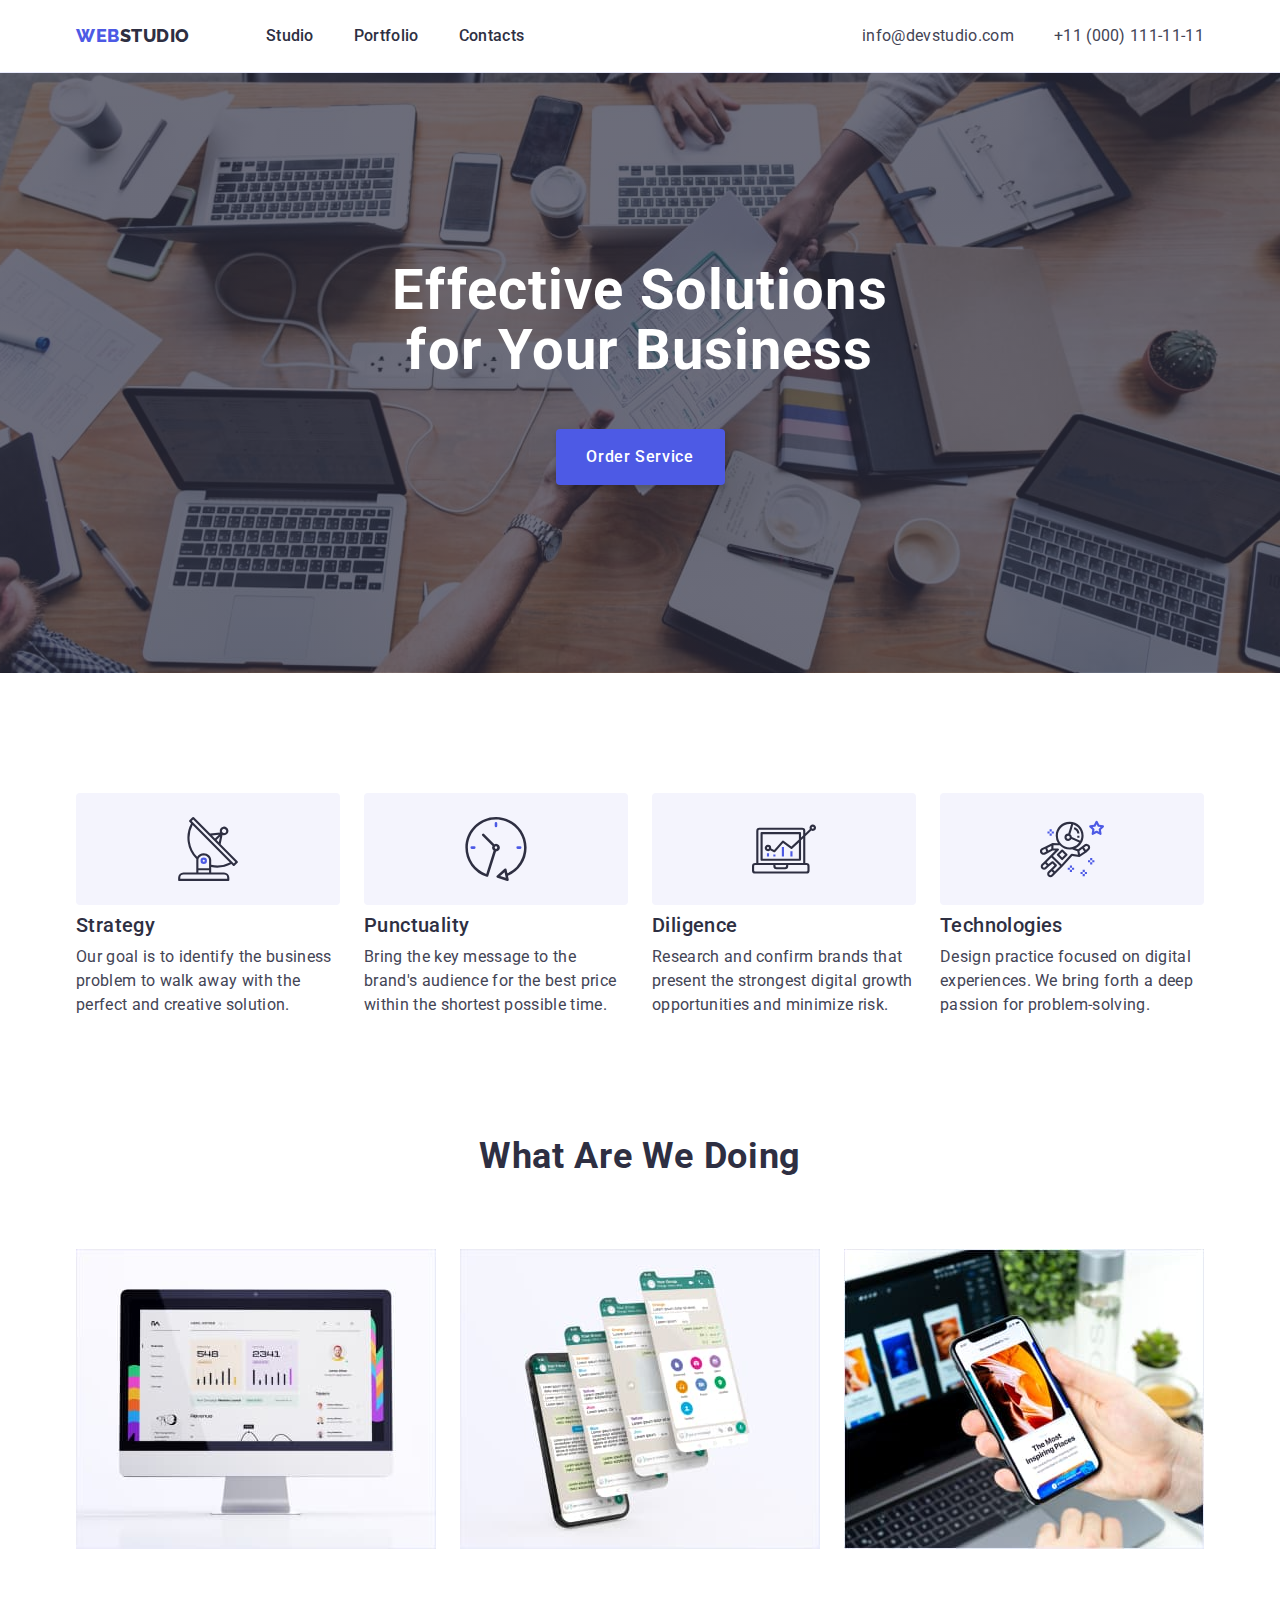
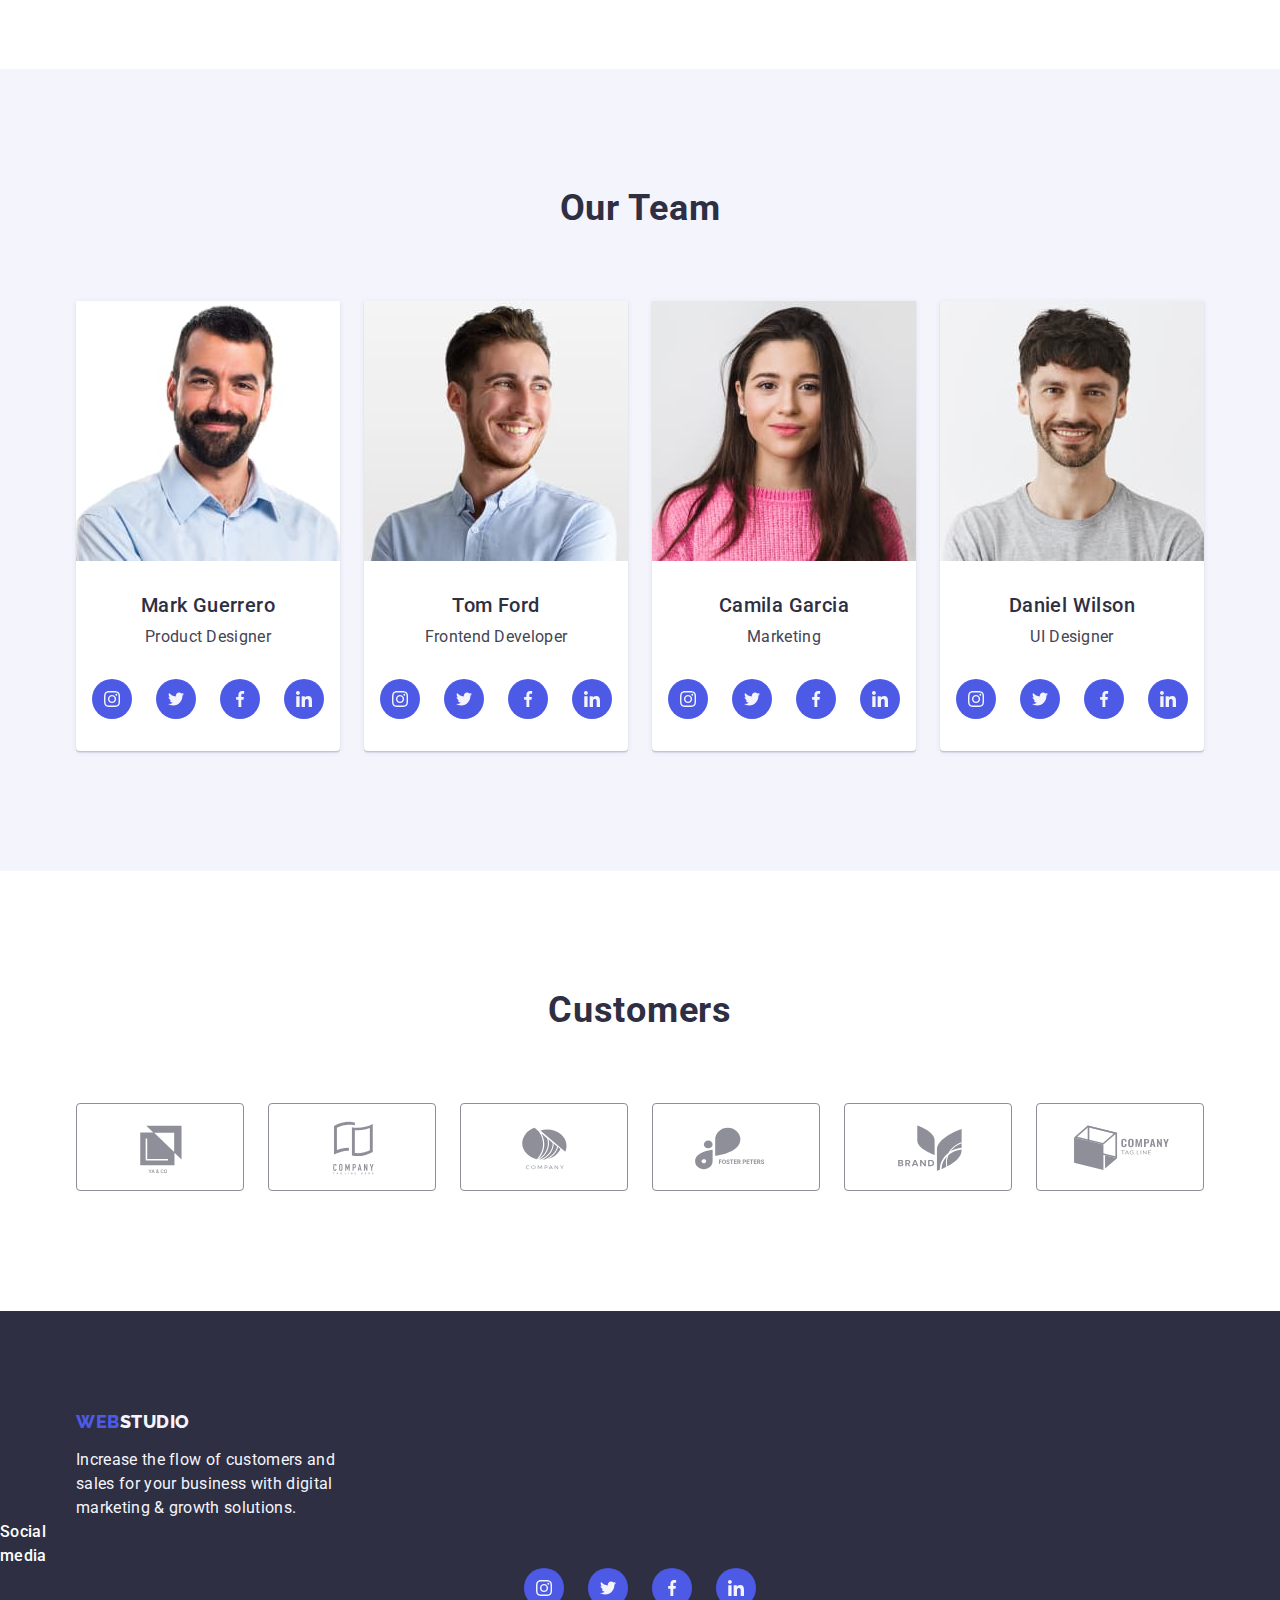
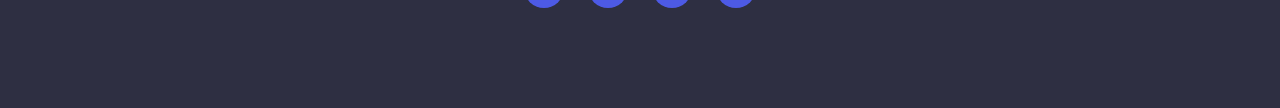
<file: index.html>
<!DOCTYPE html>
<html lang="en">
  <head>
    <meta charset="UTF-8" />
    <meta http-equiv="X-UA-Compatible" content="IE=edge" />
    <meta name="viewport" content="width=device-width, initial-scale=1.0" />
    <title>WebStudio</title>
    <link rel="preconnect" href="https://fonts.googleapis.com" />
    <link rel="preconnect" href="https://fonts.gstatic.com" crossorigin />
    <link
      href="https://fonts.googleapis.com/css2?family=Raleway:wght@800&family=Roboto:wght@400;500;700&display=swap"
      rel="stylesheet"
    />
    <link
      href="https://cdn.jsdelivr.net/npm/modern-normalize@1.1.0/modern-normalize.min.css"
      rel="stylesheet"
    />
    <link rel="stylesheet" href="./css/styles.css" />
  </head>
  <body>
    <header class="start">
      <div class="container header-container">
        <nav class="navigation">
          <a class="action link" href="./index.html"
            >Web<span class="span-color">Studio</span></a
          >
          <ul class="nav-list list">
            <li>
              <a href="./index.html" class="menu-head link">Studio</a>
            </li>
            <li>
              <a href="./portfolio.html" class="menu-head link">Portfolio </a>
            </li>
            <li><a href="" class="menu-head link">Contacts </a></li>
          </ul>
        </nav>
        <address class="contact link">
          <ul class="contact-list list">
            <li>
              <a class="contact link" href="mailto:info@devstudio.com"
                >info@devstudio.com</a
              >
            </li>
            <li>
              <a class="contact link" href="tel:+110001111111"
                >+11 (000) 111-11-11</a
              >
            </li>
          </ul>
        </address>
      </div>
    </header>
    <main>
      <!-- section-1 -->
      <section class="hero-section">
        <div class="container">
          <h1 class="hero-text">Effective Solutions for Your Business</h1>
          <button class="button" type="button">Order Service</button>
        </div>
      </section>
      <!-- section-2 -->
      <section class="second-section">
        <div class="container">
          <h2 class="title-text visually-hidden">our advantages</h2>
          <ul class="advantages-list list">
            <li class="advantages-category">
              <div class="svg-items">
                <svg class="advantages-icon" width="64px" height="64px">
                  <use href="./images/icons.svg#icon-antenna-1"></use>
                </svg>
              </div>
              <h3 class="title-text-list">Strategy</h3>
              <p class="main-text">
                Our goal is to identify the business problem to walk away with
                the perfect and creative solution.
              </p>
            </li>
            <li class="advantages-category">
              <div class="svg-items">
                <svg class="advantages-icon" width="64px" height="64px">
                  <use href="./images/icons.svg#icon-clock-1"></use>
                </svg>
              </div>
              <h3 class="title-text-list">Punctuality</h3>
              <p class="main-text">
                Bring the key message to the brand's audience for the best price
                within the shortest possible time.
              </p>
            </li>
            <li class="advantages-category">
              <div class="svg-items">
                <svg class="advantages-icon" width="64px" height="64px">
                  <use href="./images/icons.svg#icon-diagram-1"></use>
                </svg>
              </div>
              <h3 class="title-text-list">Diligence</h3>
              <p class="main-text">
                Research and confirm brands that present the strongest digital
                growth opportunities and minimize risk.
              </p>
            </li>
            <li class="advantages-category">
              <div class="svg-items">
                <svg class="advantages-icon" width="64px" height="64px">
                  <use href="./images/icons.svg#icon-astronaut-1"></use>
                </svg>
              </div>
              <h3 class="title-text-list">Technologies</h3>
              <p class="main-text">
                Design practice focused on digital experiences. We bring forth a
                deep passion for problem-solving.
              </p>
            </li>
          </ul>
        </div>
      </section>
      <!-- section-3 -->
      <section class="img-section">
        <div class="container">
          <h2 class="title-text">What Are We Doing</h2>
          <ul class="img-list list">
            <li class="img-items">
              <img
                src="./images/Rectangle71.jpg"
                height="300"
                width="360"
                alt="працюємо з кодом"
              />
            </li>
            <li class="img-items">
              <img
                src="./images/Rectangle71(1).jpg"
                height="300"
                width="360"
                alt="працюємо з програмами"
              />
            </li>
            <li class="img-items">
              <img
                src="./images/Rectangle71(2).jpg"
                height="300"
                width="360"
                alt="робимо проекти"
              />
            </li>
          </ul>
        </div>
      </section>
      <!-- section-4 -->
      <section class="team-seaction">
        <div class="container">
          <h2 class="title-text">Our Team</h2>
          <ul class="team-card-list list">
            <li class="team-card">
              <img
                src="./images/img.jpg"
                width="264"
                height="260"
                alt="Mark Guerrero"
              />
              <div class="team-info">
                <h3 class="team-name">Mark Guerrero</h3>
                <p class="team-profession">Product Designer</p>
                <ul class="social list">
                  <li class="social-items">
                    <a
                      class="social-link link"
                      href="https://www.instagram.com/"
                      target="_blank"
                      rel="noopener noreferer"
                      aria-label="instagram icon"
                      ><svg class="social-icon" width="16" height="16">
                        <use href="./images/icons.svg#icon-instagram-2"></use>
                      </svg>
                    </a>
                  </li>
                  <li class="social-items">
                    <a
                      class="social-link link"
                      href="https://twitter.com/"
                      target="_blank"
                      rel="noopener noreferer"
                      aria-label="twitter icon"
                      ><svg class="social-icon" width="16" height="16">
                        <use href="./images/icons.svg#icon-twitter-1"></use>
                      </svg>
                    </a>
                  </li>
                  <li class="social-items">
                    <a
                      class="social-link link"
                      href="https://www.facebook.com/"
                      target="_blank"
                      rel="noopener noreferer"
                      aria-label="facebook icon"
                      ><svg class="social-icon" width="16" height="16">
                        <use href="./images/icons.svg#icon-facebook-1"></use>
                      </svg>
                    </a>
                  </li>
                  <li class="social-items">
                    <a
                      class="social-link link"
                      href="https://ua.linkedin.com/"
                      target="_blank"
                      rel="noopener noreferer"
                      aria-label="linkedin icon"
                      ><svg class="social-icon" width="16" height="16">
                        <use href="./images/icons.svg#icon-linkedin-1"></use>
                      </svg>
                    </a>
                  </li>
                </ul>
              </div>
            </li>
            <li class="team-card">
              <img
                src="./images/img(1).jpg"
                width="264"
                height="260"
                alt="Tom Ford"
              />
              <div class="team-info">
                <h3 class="team-name">Tom Ford</h3>
                <p class="team-profession">Frontend Developer</p>
                <ul class="social list">
                  <li class="social-items">
                    <a
                      class="social-link link"
                      href="https://www.instagram.com/"
                      target="_blank"
                      rel="noopener noreferer"
                      aria-label="instagram icon"
                      ><svg class="social-icon" width="16" height="16">
                        <use href="./images/icons.svg#icon-instagram-2"></use>
                      </svg>
                    </a>
                  </li>
                  <li class="social-items">
                    <a
                      class="social-link link"
                      href="https://twitter.com/"
                      target="_blank"
                      rel="noopener noreferer"
                      aria-label="twitter icon"
                      ><svg class="social-icon" width="16" height="16">
                        <use href="./images/icons.svg#icon-twitter-1"></use>
                      </svg>
                    </a>
                  </li>
                  <li class="social-items">
                    <a
                      class="social-link link"
                      href="https://www.facebook.com/"
                      target="_blank"
                      rel="noopener noreferer"
                      aria-label="facebook icon"
                      ><svg class="social-icon" width="16" height="16">
                        <use href="./images/icons.svg#icon-facebook-1"></use>
                      </svg>
                    </a>
                  </li>
                  <li class="social-items">
                    <a
                      class="social-link link"
                      href="https://ua.linkedin.com/"
                      target="_blank"
                      rel="noopener noreferer"
                      aria-label="linkedin icon"
                      ><svg class="social-icon" width="16" height="16">
                        <use href="./images/icons.svg#icon-linkedin-1"></use>
                      </svg>
                    </a>
                  </li>
                </ul>
              </div>
            </li>
            <li class="team-card">
              <img
                src="./images/img(2).jpg"
                width="264"
                height="260"
                alt="Camila Garcia"
              />
              <div class="team-info">
                <h3 class="team-name">Camila Garcia</h3>
                <p class="team-profession">Marketing</p>
                <ul class="social list">
                  <li class="social-items">
                    <a
                      class="social-link link"
                      href="https://www.instagram.com/"
                      target="_blank"
                      rel="noopener noreferer"
                      aria-label="instagram icon"
                      ><svg class="social-icon" width="16" height="16">
                        <use href="./images/icons.svg#icon-instagram-2"></use>
                      </svg>
                    </a>
                  </li>
                  <li class="social-items">
                    <a
                      class="social-link link"
                      href="https://twitter.com/"
                      target="_blank"
                      rel="noopener noreferer"
                      aria-label="twitter icon"
                      ><svg class="social-icon" width="16" height="16">
                        <use href="./images/icons.svg#icon-twitter-1"></use>
                      </svg>
                    </a>
                  </li>
                  <li class="social-items">
                    <a
                      class="social-link link"
                      href="https://www.facebook.com/"
                      target="_blank"
                      rel="noopener noreferer"
                      aria-label="facebook icon"
                      ><svg class="social-icon" width="16" height="16">
                        <use href="./images/icons.svg#icon-facebook-1"></use>
                      </svg>
                    </a>
                  </li>
                  <li class="social-items">
                    <a
                      class="social-link link"
                      href="https://ua.linkedin.com/"
                      target="_blank"
                      rel="noopener noreferer"
                      aria-label="linkedin icon"
                      ><svg class="social-icon" width="16" height="16">
                        <use href="./images/icons.svg#icon-linkedin-1"></use>
                      </svg>
                    </a>
                  </li>
                </ul>
              </div>
            </li>
            <li class="team-card">
              <img
                src="./images/img(3).jpg"
                width="264"
                height="260"
                alt="Daniel Wilson"
              />
              <div class="team-info">
                <h3 class="team-name">Daniel Wilson</h3>
                <p class="team-profession">UI Designer</p>
                <ul class="social list">
                  <li class="social-items">
                    <a
                      class="social-link link"
                      href="https://www.instagram.com/"
                      target="_blank"
                      rel="noopener noreferer"
                      aria-label="instagram icon"
                      ><svg class="social-icon" width="16" height="16">
                        <use href="./images/icons.svg#icon-instagram-2"></use>
                      </svg>
                    </a>
                  </li>
                  <li class="social-items">
                    <a
                      class="social-link link"
                      href="https://twitter.com/"
                      target="_blank"
                      rel="noopener noreferer"
                      aria-label="twitter icon"
                      ><svg class="social-icon" width="16" height="16">
                        <use href="./images/icons.svg#icon-twitter-1"></use>
                      </svg>
                    </a>
                  </li>
                  <li class="social-items">
                    <a
                      class="social-link link"
                      href="https://www.facebook.com/"
                      target="_blank"
                      rel="noopener noreferer"
                      aria-label="facebook icon"
                      ><svg class="social-icon" width="16" height="16">
                        <use href="./images/icons.svg#icon-facebook-1"></use>
                      </svg>
                    </a>
                  </li>
                  <li class="social-items">
                    <a
                      class="social-link link"
                      href="https://ua.linkedin.com/"
                      target="_blank"
                      rel="noopener noreferer"
                      aria-label="linkedin icon"
                      ><svg class="social-icon" width="16" height="16">
                        <use href="./images/icons.svg#icon-linkedin-1"></use>
                      </svg>
                    </a>
                  </li>
                </ul>
              </div>
            </li>
          </ul>
        </div>
      </section>
      <!-- section-5 -->
      <section class="clients">
        <container>
          <h2 class="title-text">Customers</h2>
          <ul class="client-list list">
            <li class="client-items">
              <a href="#" class="client-sites">
                <svg class="client-icons" width="104" height="58px">
                  <use href="./images/icons.svg#icon-Logo"></use>
                </svg>
              </a>
            </li>
            <li class="client-items">
              <a href="#" class="client-sites">
                <svg class="client-icons" width="104px" height="58px">
                  <use href="./images/icons.svg#icon-Logo-1"></use>
                </svg>
              </a>
            </li>
            <li class="client-items">
              <a href="#" class="client-sites">
                <svg class="client-icons" width="104px" height="58px">
                  <use href="./images/icons.svg#icon-Logo-2"></use>
                </svg>
              </a>
            </li>
            <li class="client-items">
              <a href="#" class="client-sites">
                <svg class="client-icons" width="104px" height="58px">
                  <use href="./images/icons.svg#icon-Logo-3"></use>
                </svg>
              </a>
            </li>
            <li class="client-items">
              <a href="#" class="client-sites">
                <svg class="client-icons" width="104px" height="58px">
                  <use href="./images/icons.svg#icon-Logo-4"></use>
                </svg>
              </a>
            </li>
            <li class="client-items">
              <a href="#" class="client-sites">
                <svg class="client-icons" width="104px" height="58px">
                  <use href="./images/icons.svg#icon-Logo-5"></use>
                </svg>
              </a>
            </li>
          </ul>
        </container>
      </section>
    </main>
    <footer class="bottom-section">
      <div class="container">
        <a class="action-footer link" href="./index.html"
          >Web<span class="span-color-secondary">Studio</span></a
        >
        <p class="notes">
          Increase the flow of customers and sales for your business with
          digital marketing & growth solutions.
        </p>
      </div>
      <div class="footer-social">
        <p class="social-media-buttom">Social media</p>
        <ul class="social list">
          <li class="social-items">
            <a
              class="social-link link"
              href="https://www.instagram.com/"
              target="_blank"
              rel="noopener noreferer"
              aria-label="instagram icon"
              ><svg class="social-icon" width="16" height="16">
                <use href="./images/icons.svg#icon-instagram-2"></use>
              </svg>
            </a>
          </li>
          <li class="social-items">
            <a
              class="social-link link"
              href="https://twitter.com/"
              target="_blank"
              rel="noopener noreferer"
              aria-label="twitter icon"
              ><svg class="social-icon" width="16" height="16">
                <use href="./images/icons.svg#icon-twitter-1"></use>
              </svg>
            </a>
          </li>
          <li class="social-items">
            <a
              class="social-link link"
              href="https://www.facebook.com/"
              target="_blank"
              rel="noopener noreferer"
              aria-label="facebook icon"
              ><svg class="social-icon" width="16" height="16">
                <use href="./images/icons.svg#icon-facebook-1"></use>
              </svg>
            </a>
          </li>
          <li class="social-items">
            <a
              class="social-link link"
              href="https://ua.linkedin.com/"
              target="_blank"
              rel="noopener noreferer"
              aria-label="linkedin icon"
              ><svg class="social-icon" width="16" height="16">
                <use href="./images/icons.svg#icon-linkedin-1"></use>
              </svg>
            </a>
          </li>
        </ul>
      </div>
    </footer>
  </body>
</html>
</file>
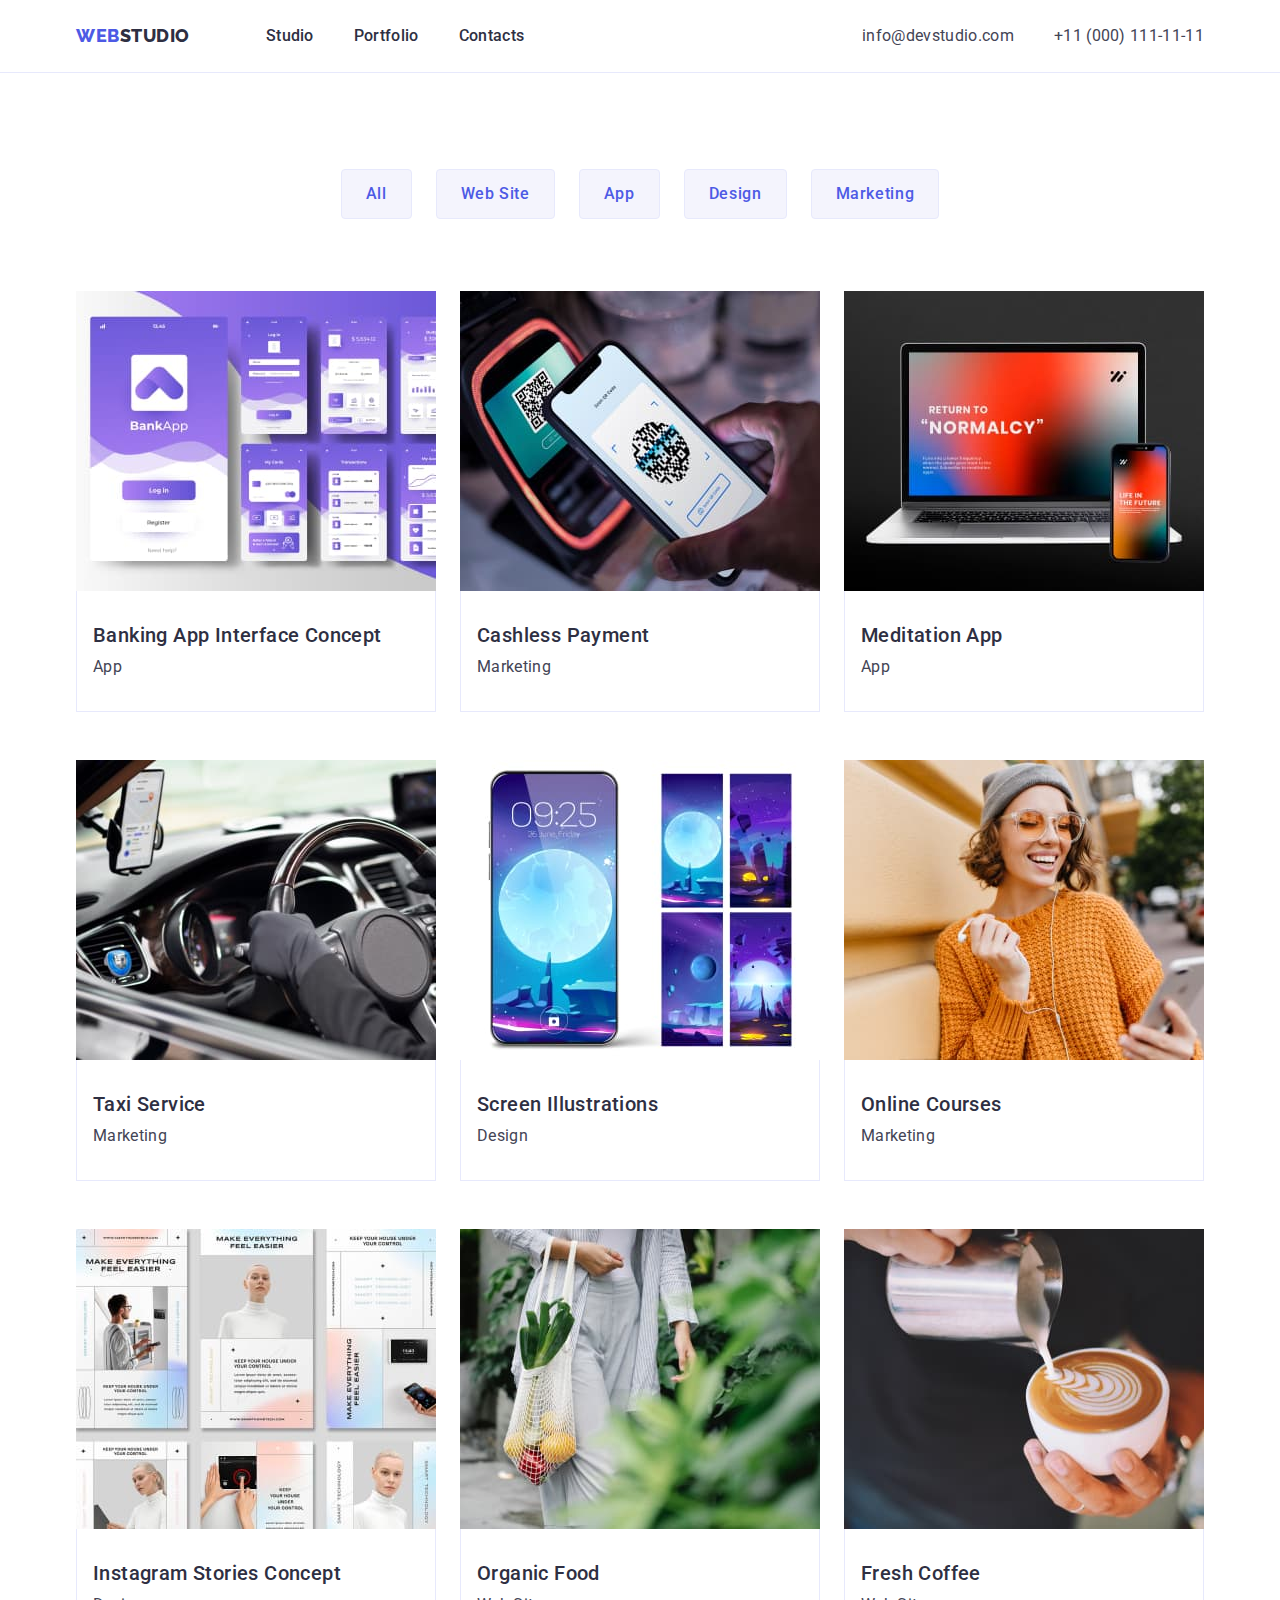
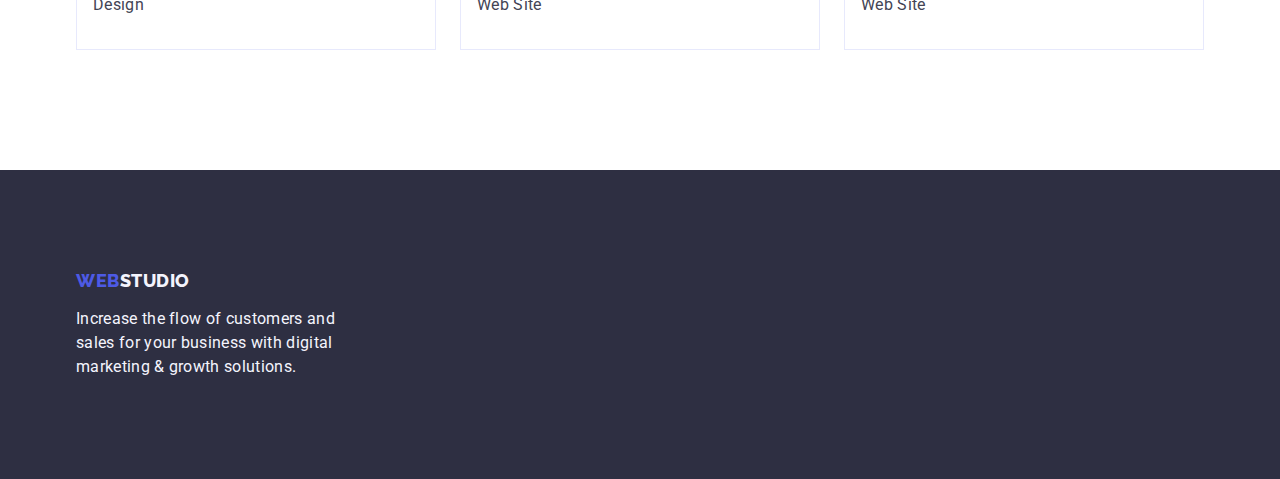
<file: portfolio.html>
<!DOCTYPE html>
<html lang="en">
  <head>
    <meta charset="UTF-8" />
    <meta http-equiv="X-UA-Compatible" content="IE=edge" />
    <meta name="viewport" content="width=device-width, initial-scale=1.0" />
    <title>WebStudio</title>
    <link rel="preconnect" href="https://fonts.googleapis.com" />
    <link rel="preconnect" href="https://fonts.gstatic.com" crossorigin />
    <link
      href="https://fonts.googleapis.com/css2?family=Raleway:wght@800&family=Roboto:wght@400;500;700&display=swap"
      rel="stylesheet"
    />
    <link
      href="https://cdn.jsdelivr.net/npm/modern-normalize@1.1.0/modern-normalize.min.css"
      rel="stylesheet"
    />
    <link rel="stylesheet" href="./css/styles.css" />
  </head>
  <body>
    <header class="start">
      <div class="container header-container">
        <nav class="navigation">
          <a class="action link" href="./index.html"
            >Web<span class="span-color">Studio</span></a
          >
          <ul class="nav-list list">
            <li>
              <a href="./index.html" class="menu-head link">Studio</a>
            </li>
            <li>
              <a href="./portfolio.html" class="menu-head link">Portfolio </a>
            </li>
            <li><a href="" class="menu-head link">Contacts </a></li>
          </ul>
        </nav>
        <address class="contact link">
          <ul class="contact-list list">
            <li>
              <a class="contact link" href="mailto:info@devstudio.com"
                >info@devstudio.com</a
              >
            </li>
            <li>
              <a class="contact link" href="tel:+110001111111"
                >+11 (000) 111-11-11</a
              >
            </li>
          </ul>
        </address>
      </div>
    </header>
    <main>
      <section class="portfolio-section">
        <div class="container">
          <h1 class="visually-hidden">Examples of what we do</h1>
          <ul class="button-list list">
            <li><button class="button-items" type="button">All</button></li>
            <li>
              <button class="button-items" type="button">Web Site</button>
            </li>
            <li><button class="button-items" type="button">App</button></li>
            <li><button class="button-items" type="button">Design</button></li>
            <li>
              <button class="button-items" type="button">Marketing</button>
            </li>
          </ul>
          <ul class="examples-list list">
            <li class="examples-items">
              <a class="link" href="">
                <img
                  src="./images/img12.jpg"
                  height="300"
                  width="360"
                  alt="створення банківських додатків"
                />
                <div class="examples-info-items">
                  <h2 class="title-text-list">Banking App Interface Concept</h2>
                  <p class="main-text">App</p>
                </div>
              </a>
            </li>
            <li class="examples-items">
              <a class="link" href="">
                <img
                  src="./images/img11.jpg"
                  height="300"
                  width="360"
                  alt="застосунки для оплати"
                />
                <div class="examples-info-items">
                  <h2 class="title-text-list">Cashless Payment</h2>
                  <p class="main-text">Marketing</p>
                </div>
              </a>
            </li>
            <li class="examples-items">
              <a class="link" href="">
                <img
                  src="./images/img10.jpg"
                  height="300"
                  width="360"
                  alt="застосунки для медитації"
                />
                <div class="examples-info-items">
                  <h2 class="title-text-list">Meditation App</h2>
                  <p class="main-text">App</p>
                </div>
              </a>
            </li>
            <li class="examples-items">
              <a class="link" href="">
                <img
                  src="./images/img9.jpg"
                  height="300"
                  width="360"
                  alt="сервіси для таксі"
                />
                <div class="examples-info-items">
                  <h2 class="title-text-list">Taxi Service</h2>
                  <p class="main-text">Marketing</p>
                </div>
              </a>
            </li>
            <li class="examples-items">
              <a class="link" href="">
                <img
                  src="./images/img8.jpg"
                  height="300"
                  width="360"
                  alt="ілюстрації для єкрану"
                />
                <div class="examples-info-items">
                  <h2 class="title-text-list">Screen Illustrations</h2>
                  <p class="main-text">Design</p>
                </div>
              </a>
            </li>
            <li class="examples-items">
              <a class="link" href="">
                <img
                  src="./images/img7.jpg"
                  height="300"
                  width="360"
                  alt="онлайн курси"
                />
                <div class="examples-info-items">
                  <h2 class="title-text-list">Online Courses</h2>
                  <p class="main-text">Marketing</p>
                </div>
              </a>
            </li>
            <li class="examples-items">
              <a class="link" href="">
                <img
                  src="./images/img6.jpg"
                  height="300"
                  width="360"
                  alt="концепт для сторіс"
                />
                <div class="examples-info-items">
                  <h2 class="title-text-list">Instagram Stories Concept</h2>
                  <p class="main-text">Design</p>
                </div>
              </a>
            </li>
            <li class="examples-items">
              <a class="link" href="">
                <img
                  src="./images/img5.jpg"
                  height="300"
                  width="360"
                  alt="сервіси для продажу органічної їжи"
                />
                <div class="examples-info-items">
                  <h2 class="title-text-list">Organic Food</h2>
                  <p class="main-text">Web Site</p>
                </div>
              </a>
            </li>
            <li class="examples-items">
              <a class="link" href="">
                <img
                  src="./images/img4.jpg"
                  height="300"
                  width="360"
                  alt="сайт для кавьярень"
                />
                <div class="examples-info-items">
                  <h2 class="title-text-list">Fresh Coffee</h2>
                  <p class="main-text">Web Site</p>
                </div>
              </a>
            </li>
          </ul>
        </div>
      </section>
    </main>
    <footer class="bottom-section">
      <div class="container">
        <a class="action-footer link" href="./index.html"
          >Web<span class="span-color-secondary">Studio</span></a
        >
        <p class="notes">
          Increase the flow of customers and sales for your business with
          digital marketing & growth solutions.
        </p>
      </div>
    </footer>
  </body>
</html>
</file>
<file: css/styles.css>
/* General */
html {
  box-sizing: border-box;
}
*,
*::before,
::after {
  box-sizing: inherit;
}
:root {
  --background-color: #ffffff;
  --color-primery: #2e2f42;
  --color-secondary: #434455;
  --color-action: #4d5ae5;
  --color-active-action: #404bbf;
  --color-section: #f4f4fd;
  --color-portfolio: #e5e5e5;
  --color-border-button: #e7e9fc;
  --color-client-website: #8e8f99;
}
body {
  font-family: "Roboto", sans-serif;
  color: var(--color-secondary);
  background-color: #ffffff;
}

.container {
  width: 1158px;
  margin-left: auto;
  margin-right: auto;
  padding-left: 15px;
  padding-right: 15px;
  align-items: center;
}
.link {
  text-decoration: none;
}

.visually-hidden {
  position: absolute;
  width: 1px;
  height: 1px;
  margin: -1px;
  border: 0;
  padding: 0;

  white-space: nowrap;
  clip-path: inset(100%);
  clip: rect(0 0 0 0);
  overflow: hidden;
}
/* reset start */

h1,
h2,
h1,
p {
  margin: 0;
}
img {
  display: block;
}
/* reset end */

/* Header */
.start {
  border-bottom: 1px solid #e7e9fc;
  display: flex;
  align-items: center;
  justify-content: space-between;
  background-color: #ffffff;
  color: var(--color-primery);
  font-weight: 500;
  font-size: 16px;
  line-height: 1.5;
}
.header-container {
  display: flex;
}
.navigation {
  display: flex;
  align-items: center;
  justify-content: center;
  margin-right: auto;
}
.action {
  margin-right: 76px;
  font-family: "Raleway", sans-serif;
  color: var(--color-action);
  letter-spacing: 0.03em;
  text-transform: uppercase;
  text-decoration: none;
  font-weight: 800;
  font-size: 18px;
  line-height: 1.17;
}
.span-color {
  color: var(--color-primery);
}
.nav-list {
  display: flex;
  align-items: center;
  gap: 40px;
}
.menu-head {
  display: block;
  padding-top: 24px;
  padding-bottom: 24px;
  text-decoration: none;
  letter-spacing: 0.02em;
  color: var(--color-primery);
  font-weight: 500;
  font-size: 16px;
  line-height: 1.5;
}
.menu-head:focus {
  color: var(--color-active-action);
}
.menu-head:hover {
  color: var(--color-active-action);
}
.contact-list {
  display: flex;
  align-items: center;
  gap: 40px;
}

.list {
  list-style: none;
  margin: 0;
  padding: 0;
}
.contact {
  font-style: normal;
}
.contact {
  text-decoration: none;
  color: var(--color-secondary);
  letter-spacing: 0.02em;
  font-weight: 400;
  font-size: 16px;
  line-height: 1.5;
}
.contact:hover {
  color: var(--color-active-action);
}
.contact:focus {
  color: var(--color-active-action);
}

/* body */

/* Section-1 */

.hero-section {
  /* background-color: var(--color-primery); */
  background-image: linear-gradient(
      rgba(46, 47, 66, 0.7),
      rgba(46, 47, 66, 0.7)
    ),
    url(../images/people-office.jpg);
  max-width: 1440px;
  margin-left: auto;
  margin-right: auto;
  background-repeat: no-repeat;
  background-position: center;
  background-size: cover;
  padding: 188px 0;
}
.hero-text {
  margin: auto;
  padding: auto;
  max-width: 496px;
  color: var(--background-color);
  font-weight: 700;
  font-size: 56px;
  line-height: 1.07;
  text-align: center;
  letter-spacing: 0.02em;
  margin-bottom: 48px;
}
.button {
  display: block;
  margin: auto;
  padding: auto;
  min-width: 169px;
  min-height: 56px;
  border-radius: 4px;
  font-family: "Roboto", sans-serif;
  border: none;
  color: var(--background-color);
  background-color: var(--color-action);
  cursor: pointer;
  font-weight: 500;
  font-size: 16px;
  line-height: 1.5;
  letter-spacing: 0.04em;
  box-shadow: 0px 4px 4px rgba(0, 0, 0, 0.15);
  border-radius: 4px;
}
.button:hover {
  background-color: var(--color-active-action);
}
.button:focus {
  background-color: var(--color-active-action);
}

/* Section-2 */

.second-section {
  padding: 120px 0;
}
.svg-items {
  display: flex;
  justify-content: center;
  align-items: center;

  width: 264px;
  height: 112px;
  background: var(--color-section);
  border-radius: 4px;
  margin-bottom: 8px;
}
.advantages-icon {
  display: flex;
  justify-content: center;
}

.title-text {
  margin-bottom: 72px;
  color: var(--color-primery);
  text-transform: capitalize;
  font-weight: 700;
  font-size: 36px;
  line-height: 1.11;
  text-align: center;
  letter-spacing: 0.02em;
  text-transform: capitalize;
}
.advantages-list {
  display: flex;
  gap: 24px;
}
.advantages-category {
  width: calc((100% - 72px) / 4);
}
.title-text-list {
  margin-bottom: 8px;
  margin-top: 0;
  color: var(--color-primery);
  font-weight: 500;
  font-size: 20px;
  line-height: 1.2;
  letter-spacing: 0.02em;
}
.main-text {
  color: var(--color-secondary);
  font-weight: 400;
  font-size: 16px;
  line-height: 1.5;
  letter-spacing: 0.02em;
}

/* Section-3 */

.img-section {
  padding-bottom: 120px;
}
.img-list {
  display: flex;
  gap: 24px;
}
.img-items {
  width: calc((100% - 48px) / 3);
}

/* Section-4 */

.team-seaction {
  background-color: var(--color-section);
  padding: 120px 0;
}
.team-card-list {
  display: flex;
  gap: 24px;
}
.team-card {
  box-shadow: 0px 1px 6px rgba(46, 47, 66, 0.08),
    0px 1px 1px rgba(46, 47, 66, 0.16), 0px 2px 1px rgba(46, 47, 66, 0.08);
  border-radius: 0px 0px 4px 4px;
  background-color: var(--background-color);
  width: calc((100% - 72px) / 4);
}
.team-info {
  padding: 32px 16px;
  border-radius: 0px 0px 4px 4px;
}
.team-name {
  margin-bottom: 8px;
  margin-top: 0;
  color: var(--color-primery);
  font-weight: 500;
  font-size: 20px;
  line-height: 1.2;
  text-align: center;
  letter-spacing: 0.02em;
}
.team-profession {
  margin-bottom: 30px;
  color: var(--color-secondary);
  font-weight: 400;
  font-size: 16px;
  line-height: 1.5;
  letter-spacing: 0.02em;
  text-align: center;
}
.social {
  display: flex;
  justify-content: center;
  gap: 24px;
}

.social-link {
  display: flex;
  justify-content: center;
  align-items: center;
  width: 40px;
  height: 40px;
  background-color: var(--color-action);
  border-radius: 50%;
}
.social-link:hover,
.social-link:focus {
  background-color: var(--color-active-action);
}

/* Section-5 */
.clients {
  padding: 120px 0;
}
.client-list {
  display: flex;
  justify-content: center;
  align-items: center;
  gap: 24px;
}

.client-sites {
  display: flex;
  justify-content: center;
  align-items: center;
  width: 168px;
  height: 88px;
  border: 1px solid #8e8f99;
  border-radius: 4px;
  background-color: var(--background-color);
  color: var(--color-client-website);
}
.client-sites:hover,
.client-sites:focus {
  color: var(--color-active-action);
  border-color: #404bbf;
}
.client-icons {
  fill: currentColor;
}

/* Footer */

.bottom-section {
  background-color: var(--color-primery);
  padding: 100px 0;
}
.action-footer {
  display: inline-block;
  margin-bottom: 16px;
  font-family: "Raleway", sans-serif;
  color: var(--color-action);
  letter-spacing: 0.03em;
  text-transform: uppercase;
  text-decoration: none;
  font-weight: 800;
  font-size: 18px;
  line-height: 1.17;
}
.span-color-secondary {
  color: var(--color-section);
}
.notes {
  width: 264px;
  color: var(--color-section);
  font-weight: 400;
  font-size: 16px;
  line-height: 1.5;
  letter-spacing: 0.02em;
}
.social-media-buttom {
  display: flex;
  justify-content: center;
  width: 96px;
  color: var(--background-color);
  font-weight: 500;
  font-size: 16px;
  line-height: 1.5em;
  letter-spacing: 0.02em;
}

/* Section-Portfolio */

.portfolio-section {
  padding: 96px 0 120px;
}
.button-list {
  display: flex;
  justify-content: center;
  gap: 24px;
  margin-bottom: 72px;
}
.button-items {
  border: 1px solid var(--color-border-button);
  border-radius: 4px;
  padding: 12px 24px;
  font-family: "Roboto", sans-serif;
  color: var(--color-action);
  background-color: var(--color-section);
  cursor: pointer;
  font-weight: 500;
  font-size: 16px;
  line-height: 1.5;
  letter-spacing: 0.04em;
}
.button-items:hover {
  color: var(--background-color);
  background-color: var(--color-active-action);
  border: 1px solid transparent;
}
.button-items:focus {
  color: var(--background-color);
  background-color: var(--color-active-action);
  border: 1px solid transparent;
}

.examples-list {
  display: flex;
  flex-wrap: wrap;
  column-gap: 24px;
  row-gap: 48px;
}
.examples-items {
  width: calc((100% - 48px) / 3);
}
.examples-items:hover {
  box-shadow: 0px 1px 6px rgba(46, 47, 66, 0.08),
    0px 1px 1px rgba(46, 47, 66, 0.16), 0px 2px 1px rgba(46, 47, 66, 0.08);
}
.examples-info-items {
  padding: 32px 16px;
  border: 1px solid #e7e9fc;
  border-top: none;
}
</file>
